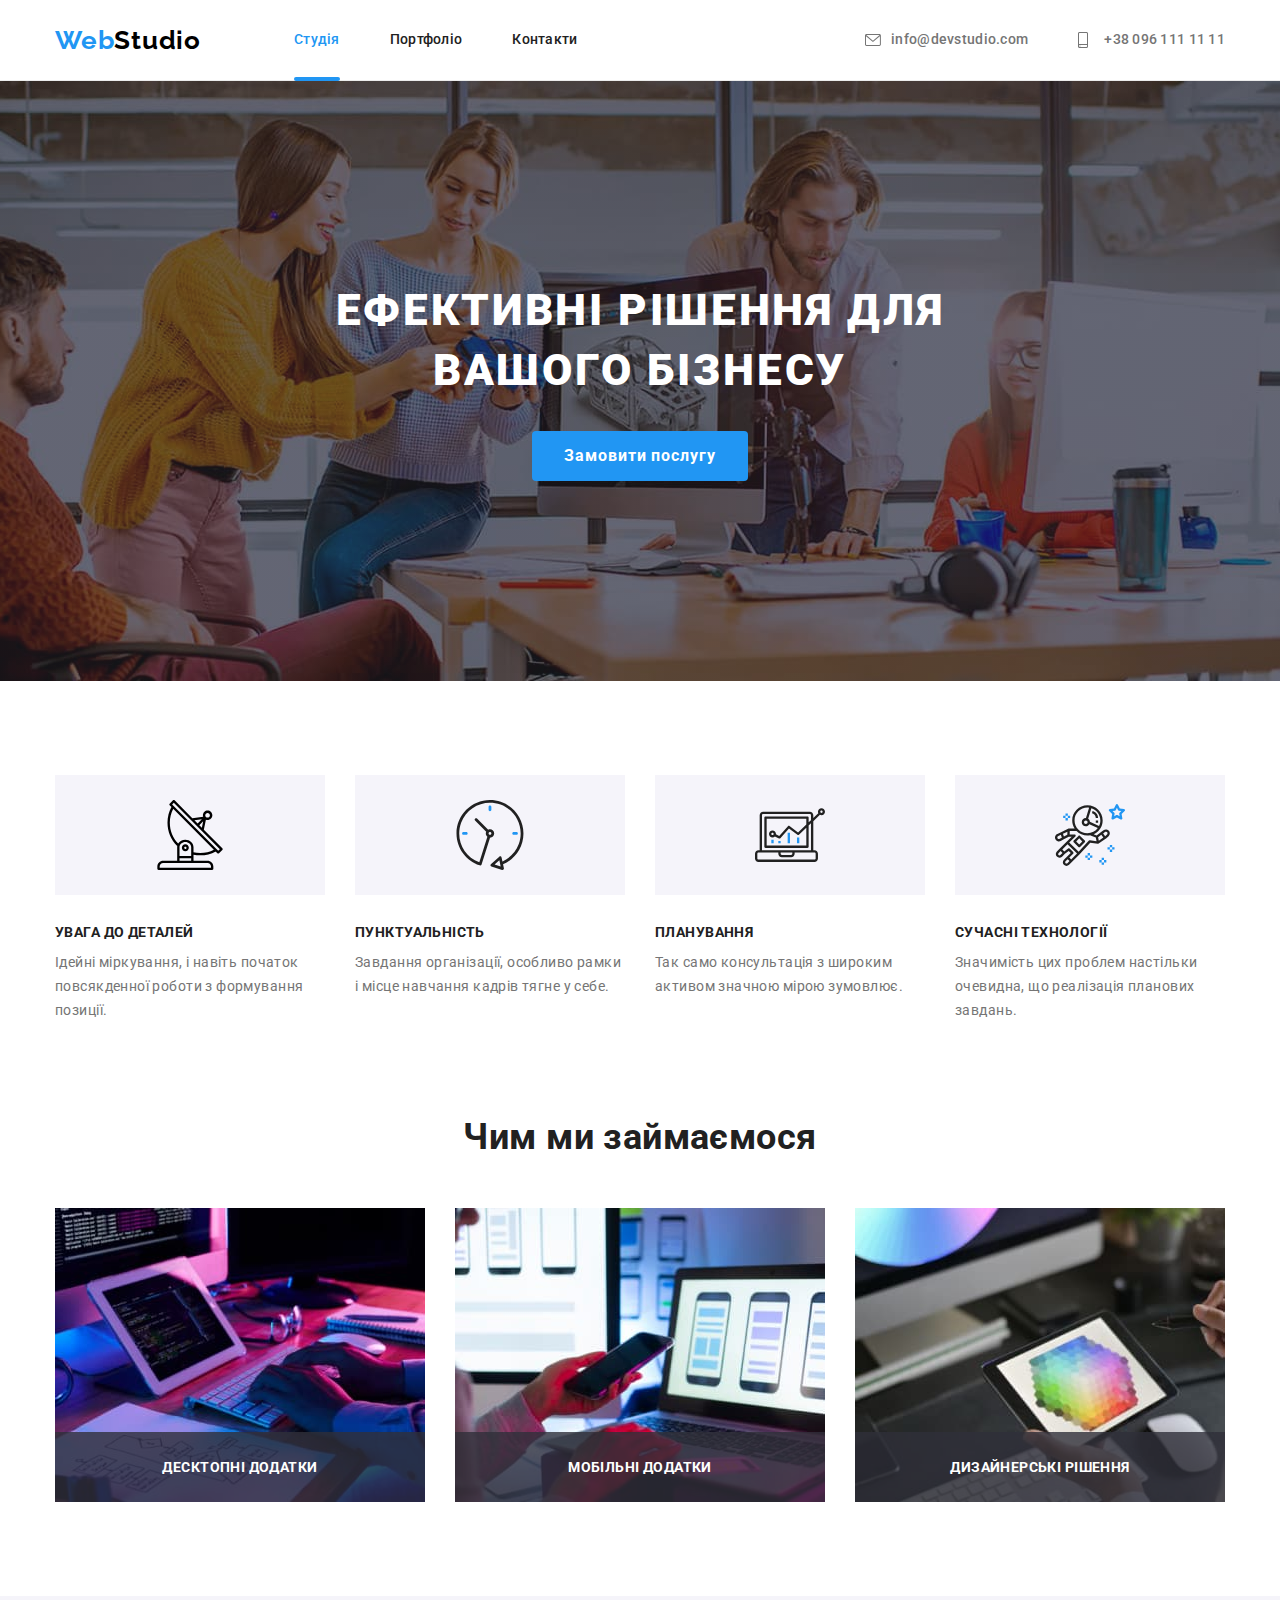
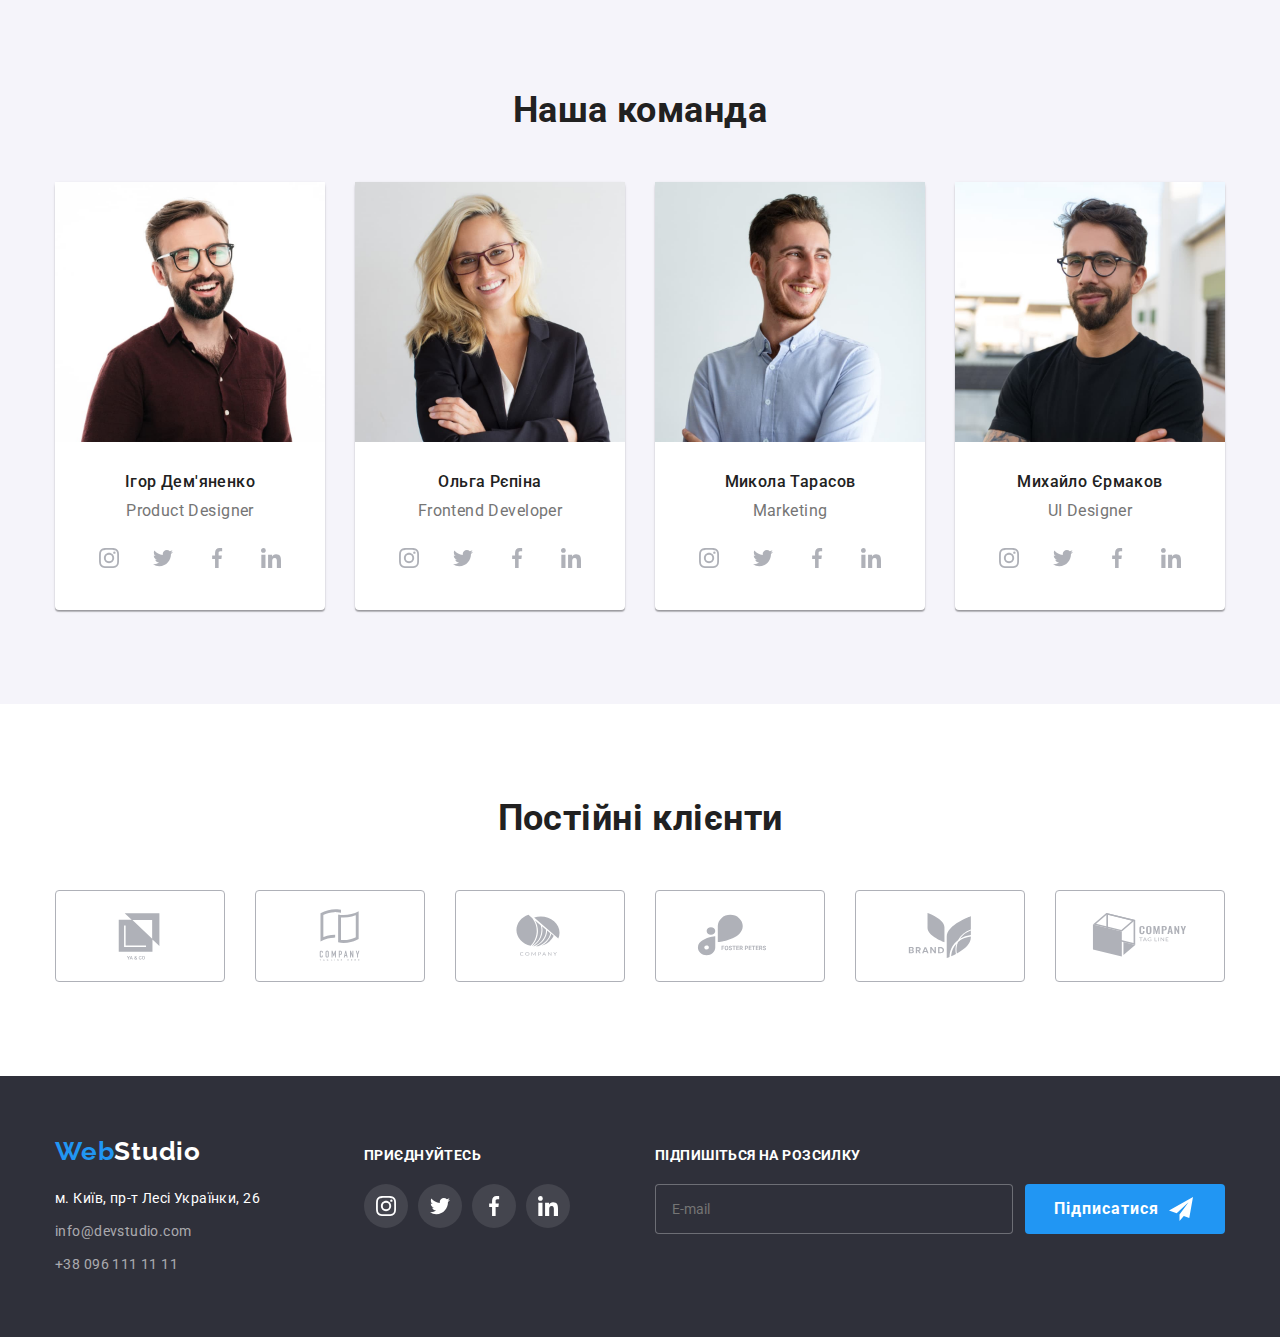
<file: index.html>
<!DOCTYPE html>
<html lang="uk">
  <head>
    <meta charset="UTF-8" />
    <meta http-equiv="X-UA-Compatible" content="IE=edge" />
    <meta name="viewport" content="width=device-width, initial-scale=1.0" />
    <title>Студія</title>
    <!-- Link on Google Fonts -->
    <link rel="preconnect" href="https://fonts.googleapis.com" />
    <link rel="preconnect" href="https://fonts.gstatic.com" crossorigin />
    <link
      href="https://fonts.googleapis.com/css2?family=Raleway:wght@700&family=Roboto:wght@400;500;700;900&display=swap"
      rel="stylesheet"
    />
    <link
      rel="stylesheet"
      href="https://cdnjs.cloudflare.com/ajax/libs/modern-normalize/1.1.0/modern-normalize.min.css"
    />
    <link rel="stylesheet" href="./css/styles.css" />
  </head>
  <body>
    <!-- Шапка -->

    <header>
      <div class="container header-container">
        <nav class="header-nav">
          <a href="./index.html" class="logo"> <span>Web</span>Studio </a>
          <ul class="list site-nav">
            <li class="item">
              <a href="./index.html" class="link current">Студія</a>
            </li>
            <li class="item">
              <a href="./portfolio.html" class="link">Портфоліо</a>
            </li>
            <li class="item"><a href="" class="link">Контакти</a></li>
          </ul>
        </nav>

        <ul class="list site-contacts">
          <li class="item">
            <a href="mailto:info@devstudio.com" class="link">
              <svg class="icon">
                <use href="./images/icons.svg#ci-envelope"></use>
              </svg>
              info@devstudio.com
            </a>
          </li>
          <li class="item">
            <a href="tel:+380961111111" class="link">
              <svg class="icon">
                <use href="./images/icons.svg#ci-smartphone"></use>
              </svg>
              +38 096 111 11 11
            </a>
          </li>
        </ul>
      </div>
    </header>

    <main>
      <!-- Секція ГЕРОЙ -->
      <section class="hero hero-overlay">
        <h1 class="hero-title">Ефективні рішення для вашого бізнесу</h1>
        <button type="button" class="button primary" data-modal-open>
          Замовити послугу
        </button>
      </section>

      <!-- МОДАЛЬНЕ вікно -->
      <div class="backdrop is-hidden" data-modal>
        <div class="modal">
          <button class="modal-btn" type="button" data-modal-close>
            <svg class="modal-btn-close" width="18" height="18">
              <use href="./images/icons.svg#close"></use>
            </svg>
          </button>

          <form name="register" autocomplete="on" novalidate>
            <h2 class="register-title">
              Залиште свої дані, ми вам передзвонимо
            </h2>

            <div class="label-wrap">
              <label class="form-label">
                <span class="label-name">Ім'я</span>
                <span class="input-wrap">
                  <input class="label-input" type="text" name="name" />
                  <svg class="label-icon" width="18" height="18">
                    <use href="./images/icons.svg#person"></use>
                  </svg>
                </span>
              </label>

              <label class="form-label">
                <span class="label-name">Телефон</span>
                <span class="input-wrap">
                  <input class="label-input" type="text" name="phone" />
                  <svg class="label-icon" width="18" height="18">
                    <use href="./images/icons.svg#phone"></use>
                  </svg>
                </span>
              </label>

              <label class="form-label">
                <span class="label-name">Пошта</span>
                <span class="input-wrap">
                  <input class="label-input" type="text" name="email" />
                  <svg class="label-icon" width="18" height="18">
                    <use href="./images/icons.svg#email"></use>
                  </svg>
                </span>
              </label>

              <label class="form-label">
                <span class="label-name">Коментар</span>
                <textarea
                  class="label-textarea"
                  name="user-descr"
                  rows="5"
                  placeholder="Введіть текст"
                ></textarea>
              </label>
            </div>

            <div class="form-footer">
              <label class="form-agreement">
                <input
                  class="agreement-checkbox visually-hidden"
                  type="checkbox"
                  name="checkbox"
                />
                <svg class="agreement-icon" width="16" height="15">
                  <use
                    class="agreement-icon-unchecked"
                    href="./images/icons.svg#unchecked"
                  ></use>
                  <use
                    class="agreement-icon-checked"
                    href="./images/icons.svg#checked"
                  ></use>
                </svg>
                <span class="agreement-text"
                  >Погоджуюся з розсилкою та приймаю
                  <a class="agreement-link" href="">Умови договору</a>
                </span>
              </label>

              <button type="submit" class="btn-submit">Відправити</button>
            </div>
          </form>
        </div>
      </div>

      <!-- Секція ОСОБЛИВОСТІ -->
      <section class="section">
        <div class="container">
          <h2 class="section-title visually-hidden">Особливості</h2>

          <ul class="list feature-list">
            <li class="list-item">
              <div class="feature-icon">
                <svg width="70px">
                  <use href="./images/icons.svg#f-sat"></use>
                </svg>
              </div>
              <h3 class="title">УВАГА ДО ДЕТАЛЕЙ</h3>
              <p class="text">
                Ідейні міркування, і навіть початок повсякденної роботи з
                формування позиції.
              </p>
            </li>
            <li class="list-item">
              <div class="feature-icon">
                <svg width="70px">
                  <use href="./images/icons.svg#f-clock"></use>
                </svg>
              </div>
              <h3 class="title">ПУНКТУАЛЬНІСТЬ</h3>
              <p class="text">
                Завдання організації, особливо рамки і місце навчання кадрів
                тягне у себе.
              </p>
            </li>
            <li class="list-item">
              <div class="feature-icon">
                <svg width="70px">
                  <use href="./images/icons.svg#f-graph"></use>
                </svg>
              </div>
              <h3 class="title">ПЛАНУВАННЯ</h3>
              <p class="text">
                Так само консультація з широким активом значною мірою зумовлює.
              </p>
            </li>
            <li class="list-item icon-astronaut">
              <div class="feature-icon">
                <svg width="70px">
                  <use href="./images/icons.svg#f-astronaut"></use>
                </svg>
              </div>
              <h3 class="title">СУЧАСНІ ТЕХНОЛОГІЇ</h3>
              <p class="text">
                Значимість цих проблем настільки очевидна, що реалізація
                планових завдань.
              </p>
            </li>
          </ul>
        </div>
      </section>

      <!-- Секція ЧИМ МИ ЗАЙМАЄМОСЯ -->
      <section class="section works">
        <div class="container">
          <h2 class="section-title">Чим ми займаємося</h2>
          <ul class="list work-list">
            <li class="item">
              <div class="works-thumbs">
                <img
                  src="./images/box1.jpg"
                  alt="Програміст, що працює за робочим столом"
                  width="370"
                />
                <p class="label text">Десктопні додатки</p>
              </div>
            </li>
            <li class="item">
              <div class="works-thumbs">
                <img
                  src="./images/box2.jpg"
                  alt="Web UI-дизайнер за кмоандною роботою"
                  width="370"
                />
                <p class="label text">Мобільні додатки</p>
              </div>
            </li>
            <li class="item">
              <div class="works-thumbs">
                <img
                  src="./images/box3.jpg"
                  alt="Веб дизайнер, що працює з кольоровою гамою на графічному планшеті"
                  width="370"
                />
                <p class="label text">Дизайнерські рішення</p>
              </div>
            </li>
          </ul>
        </div>
      </section>

      <!-- Секція НАША КОМАНДА -->
      <section class="section team">
        <div class="container">
          <h2 class="section-title">Наша команда</h2>
          <ul class="list team-list">
            <li class="item">
              <img
                src="./images/demianenko.jpg"
                alt="Ігор Дем'яненко"
                width="270"
              />
              <div class="team-description">
                <h3 class="title">Ігор Дем'яненко</h3>
                <p class="text">Product Designer</p>
                <ul class="list social-icon-team">
                  <li>
                    <a href="" class="social-icon">
                      <svg class="icon-img">
                        <use href="./images/icons.svg#si-instagram"></use>
                      </svg>
                    </a>
                  </li>
                  <li>
                    <a href="" class="social-icon">
                      <svg class="icon-img">
                        <use href="./images/icons.svg#si-twitter"></use>
                      </svg>
                    </a>
                  </li>
                  <li>
                    <a href="" class="social-icon">
                      <svg class="icon-img">
                        <use href="./images/icons.svg#si-facebook"></use>
                      </svg>
                    </a>
                  </li>
                  <li>
                    <a href="" class="social-icon">
                      <svg class="icon-img">
                        <use href="./images/icons.svg#si-linkedin"></use>
                      </svg>
                    </a>
                  </li>
                </ul>
              </div>
            </li>
            <li class="item">
              <img src="./images/riepina.jpg" alt="Ольга Рєпіна" width="270" />
              <div class="team-description">
                <h3 class="title">Ольга Рєпіна</h3>
                <p class="text">Frontend Developer</p>
                <ul class="list social-icon-team">
                  <li>
                    <a href="" class="social-icon">
                      <svg class="icon-img">
                        <use href="./images/icons.svg#si-instagram"></use>
                      </svg>
                    </a>
                  </li>
                  <li>
                    <a href="" class="social-icon">
                      <svg class="icon-img">
                        <use href="./images/icons.svg#si-twitter"></use>
                      </svg>
                    </a>
                  </li>
                  <li>
                    <a href="" class="social-icon">
                      <svg class="icon-img">
                        <use href="./images/icons.svg#si-facebook"></use>
                      </svg>
                    </a>
                  </li>
                  <li>
                    <a href="" class="social-icon">
                      <svg class="icon-img">
                        <use href="./images/icons.svg#si-linkedin"></use>
                      </svg>
                    </a>
                  </li>
                </ul>
              </div>
            </li>
            <li class="item">
              <img
                src="./images/tarasov.jpg"
                alt="Микола Тарасов"
                width="270"
              />
              <div class="team-description">
                <h3 class="title">Микола Тарасов</h3>
                <p class="text">Marketing</p>
                <ul class="list social-icon-team">
                  <li>
                    <a href="" class="social-icon">
                      <svg class="icon-img">
                        <use href="./images/icons.svg#si-instagram"></use>
                      </svg>
                    </a>
                  </li>
                  <li>
                    <a href="" class="social-icon">
                      <svg class="icon-img">
                        <use href="./images/icons.svg#si-twitter"></use>
                      </svg>
                    </a>
                  </li>
                  <li>
                    <a href="" class="social-icon">
                      <svg class="icon-img">
                        <use href="./images/icons.svg#si-facebook"></use>
                      </svg>
                    </a>
                  </li>
                  <li>
                    <a href="" class="social-icon">
                      <svg class="icon-img">
                        <use href="./images/icons.svg#si-linkedin"></use>
                      </svg>
                    </a>
                  </li>
                </ul>
              </div>
            </li>
            <li class="item">
              <img
                src="./images/iermakov.jpg"
                alt="Михайло Єрмаков"
                width="270"
              />
              <div class="team-description">
                <h3 class="title">Михайло Єрмаков</h3>
                <p class="text">UI Designer</p>
                <ul class="list social-icon-team">
                  <li>
                    <a href="" class="social-icon">
                      <svg class="icon-img">
                        <use href="./images/icons.svg#si-instagram"></use>
                      </svg>
                    </a>
                  </li>
                  <li>
                    <a href="" class="social-icon">
                      <svg class="icon-img">
                        <use href="./images/icons.svg#si-twitter"></use>
                      </svg>
                    </a>
                  </li>
                  <li>
                    <a href="" class="social-icon">
                      <svg class="icon-img">
                        <use href="./images/icons.svg#si-facebook"></use>
                      </svg>
                    </a>
                  </li>
                  <li>
                    <a href="" class="social-icon">
                      <svg class="icon-img">
                        <use href="./images/icons.svg#si-linkedin"></use>
                      </svg>
                    </a>
                  </li>
                </ul>
              </div>
            </li>
          </ul>
        </div>
      </section>

      <!-- Секція КЛІЄНТИ -->
      <section class="section clients">
        <div class="container">
          <h2 class="section-title">Постійні клієнти</h2>
          <ul class="list client-list">
            <li class="client-item">
              <a href="" class="client-link">
                <svg class="client-icon" width="106px" height="60px">
                  <use href="./images/icons.svg#client-1"></use>
                </svg>
              </a>
            </li>
            <li>
              <a href="" class="client-link">
                <svg class="client-icon" width="106px" height="60px">
                  <use href="./images/icons.svg#client-2"></use>
                </svg>
              </a>
            </li>
            <li>
              <a href="" class="client-link">
                <svg class="client-icon" width="106px" height="60px">
                  <use href="./images/icons.svg#client-3"></use>
                </svg>
              </a>
            </li>
            <li>
              <a href="" class="client-link">
                <svg class="client-icon" width="106px" height="60px">
                  <use href="./images/icons.svg#client-4"></use>
                </svg>
              </a>
            </li>
            <li>
              <a href="" class="client-link">
                <svg class="client-icon" width="106px" height="60px">
                  <use href="./images/icons.svg#client-5"></use>
                </svg>
              </a>
            </li>
            <li>
              <a href="" class="client-link">
                <svg class="client-icon" width="106px" height="60px">
                  <use href="./images/icons.svg#client-6"></use>
                </svg>
              </a>
            </li>
          </ul>
        </div>
      </section>
    </main>

    <!-- Підвал -->
    <footer>
      <div class="container footer">
        <div class="contacts">
          <a href="./index.html" class="logo"> <span>Web</span>Studio </a>

          <address>
            <ul class="list footer-contacts">
              <li>
                <a href="" class="location link"
                  >м. Київ, пр-т Лесі Українки, 26</a
                >
              </li>
              <li>
                <a href="mailto:info@devstudio.com" class="link"
                  >info@devstudio.com</a
                >
              </li>
              <li>
                <a href="tel:+380961111111" class="link">+38 096 111 11 11</a>
              </li>
            </ul>
          </address>
        </div>

        <div class="social">
          <strong class="social-title">Приєднуйтесь</strong>

          <ul class="list social-icon-list">
            <li>
              <a href="" class="social-icon social-icon-link">
                <svg class="icon-img">
                  <use href="./images/icons.svg#si-instagram"></use>
                </svg>
              </a>
            </li>
            <li>
              <a href="" class="social-icon social-icon-link">
                <svg class="icon-img">
                  <use href="./images/icons.svg#si-twitter"></use>
                </svg>
              </a>
            </li>
            <li>
              <a href="" class="social-icon social-icon-link">
                <svg class="icon-img">
                  <use href="./images/icons.svg#si-facebook"></use>
                </svg>
              </a>
            </li>
            <li>
              <a href="" class="social-icon social-icon-link">
                <svg class="icon-img">
                  <use href="./images/icons.svg#si-linkedin"></use>
                </svg>
              </a>
            </li>
          </ul>
        </div>

        <div class="footer-form">
          <strong class="social-title">Підпишіться на розсилку</strong>
          <form
            class="form-subscription"
            name="register"
            autocomplete="on"
            novalidate
          >
            <input
              class="input-subscription"
              type="text"
              name="email"
              placeholder="E-mail"
            />
            <button type="submit" class="button-subscription">
              Підписатися
              <svg class="icon-send" width="24" height="24">
                <use href="./images/icons.svg#send"></use>
              </svg>
            </button>
          </form>
        </div>
      </div>
    </footer>

    <script src="./js/modal.js"></script>
  </body>
</html>
</file>
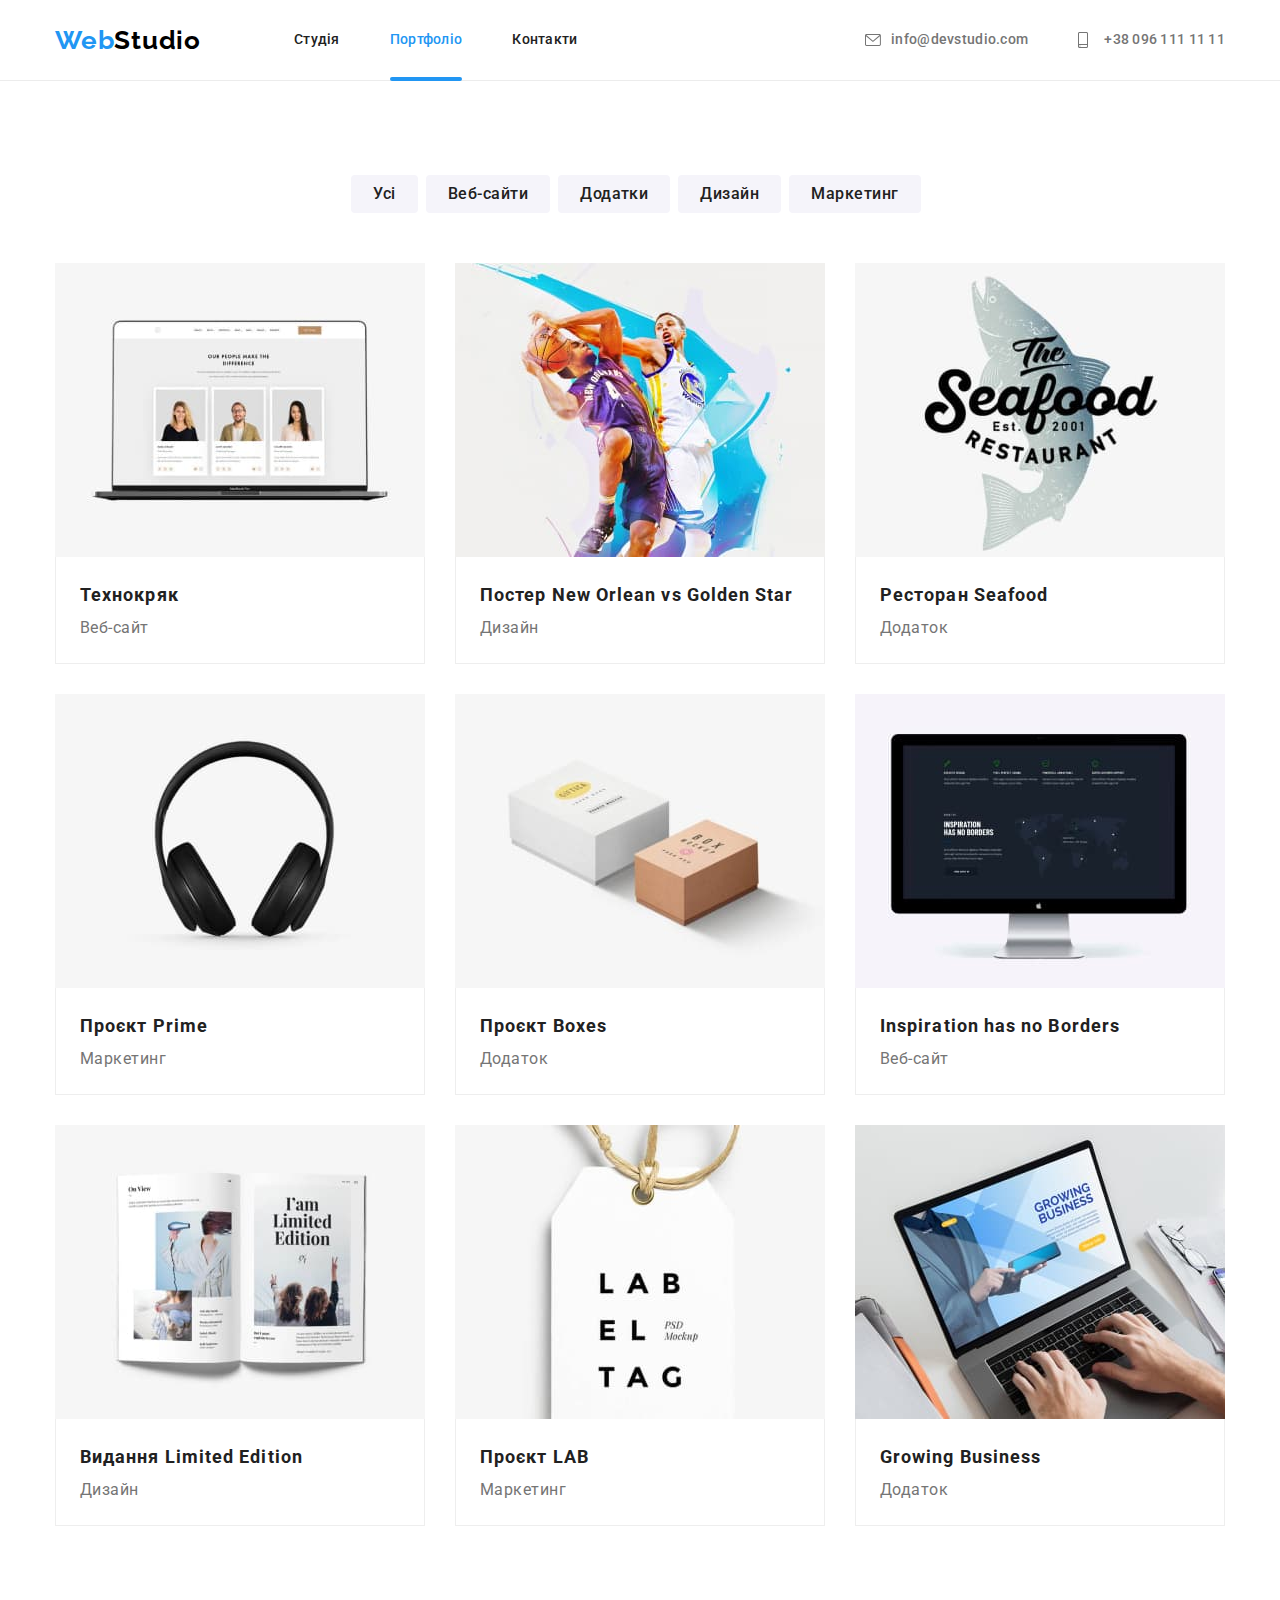
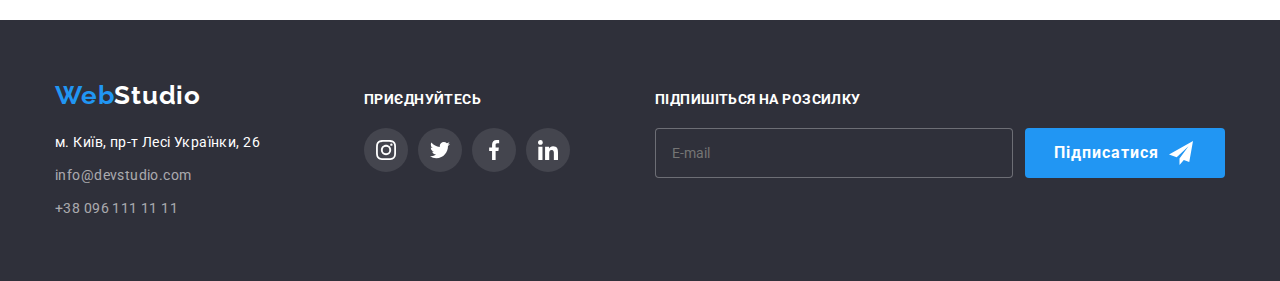
<file: portfolio.html>
<!DOCTYPE html>
<html lang="uk">
  <head>
    <meta charset="UTF-8" />
    <meta http-equiv="X-UA-Compatible" content="IE=edge" />
    <meta name="viewport" content="width=device-width, initial-scale=1.0" />
    <title>Портфоліо</title>
    <!-- Link on Google Fonts -->
    <link rel="preconnect" href="https://fonts.googleapis.com" />
    <link rel="preconnect" href="https://fonts.gstatic.com" crossorigin />
    <link
      href="https://fonts.googleapis.com/css2?family=Raleway:wght@700&family=Roboto:wght@400;500;700;900&display=swap"
      rel="stylesheet"
    />
    <link
      rel="stylesheet"
      href="https://cdnjs.cloudflare.com/ajax/libs/modern-normalize/1.1.0/modern-normalize.min.css"
    />
    <link rel="stylesheet" href="./css/styles.css" />
  </head>
  <body>
    <!-- Шапка -->
    <header>
      <div class="container header-nav">
        <nav class="header-nav">
          <a href="./index.html" class="logo"> <span>Web</span>Studio </a>
          <ul class="list site-nav">
            <li class="item">
              <a href="./index.html" class="link">Студія</a>
            </li>
            <li class="item">
              <a href="./portfolio.html" class="link current">Портфоліо</a>
            </li>
            <li class="item"><a href="" class="link">Контакти</a></li>
          </ul>
        </nav>

        <ul class="list site-contacts">
          <li class="item">
            <a href="mailto:info@devstudio.com" class="link">
              <svg class="icon">
                <use href="./images/icons.svg#ci-envelope"></use>
              </svg>
              info@devstudio.com
            </a>
          </li>
          <li class="item">
            <a href="tel:+380961111111" class="link">
              <svg class="icon">
                <use href="./images/icons.svg#ci-smartphone"></use>
              </svg>
              +38 096 111 11 11
            </a>
          </li>
        </ul>
      </div>
    </header>

    <main>
      <!-- Секція ПОРТФОЛІО -->
      <section class="section portfolio">
        <div class="container">
          <!-- В оформленні заголовок потрібно буде приховати -->
          <h1 class="section-title visually-hidden">Портфоліо</h1>

          <ul class="list button-list">
            <li>
              <button type="button" class="button filter">Усі</button>
            </li>
            <li>
              <button type="button" class="button filter">Веб-сайти</button>
            </li>
            <li>
              <button type="button" class="button filter">Додатки</button>
            </li>
            <li>
              <button type="button" class="button filter">Дизайн</button>
            </li>
            <li>
              <button type="button" class="button filter">Маркетинг</button>
            </li>
          </ul>

          <ul class="list portfolio-list">
            <li class="flex-element">
              <a href="" class="portfolio-link">
                <div class="portfolio-thumb-image">
                  <img
                    src="./images/portfolio1.jpg"
                    alt="Веб-сайт на дисплеї ноутбука"
                    width="370"
                  />
                  <div class="overlay">
                    <p>
                      Ресурс пропонує комплексні пропозиції з різним рівнем
                      функціоналу та сервісів. Все це дозволить відвідувачу
                      отримати вичерпні відомості про компанію чи приватну
                      особу.
                    </p>
                  </div>
                </div>
                <div class="portfolio-description">
                  <h2 class="title">Технокряк</h2>
                  <p class="text">Веб-сайт</p>
                </div>
              </a>
            </li>

            <li class="flex-element">
              <a href="" class="portfolio-link">
                <div class="portfolio-thumb-image">
                  <img
                    src="./images/portfolio2.jpg"
                    alt="Баскетболіст команди Ґолден Стар блокує кидок баскетболіста команди Нью Орлеан"
                    width="370"
                  />
                  <div class="overlay">
                    <p>
                      Ресурс пропонує комплексні пропозиції з різним рівнем
                      функціоналу та сервісів. Все це дозволить відвідувачу
                      отримати вичерпні відомості про компанію чи приватну
                      особу.
                    </p>
                  </div>
                </div>
                <div class="portfolio-description">
                  <h2 class="title">Постер New Orlean vs Golden Star</h2>
                  <p class="text">Дизайн</p>
                </div>
              </a>
            </li>

            <li class="flex-element">
              <a href="" class="portfolio-link">
                <div class="portfolio-thumb-image">
                  <img
                    src="./images/portfolio3.jpg"
                    alt="Логотип ресторану Сіфуд"
                    width="370"
                  />
                  <div class="overlay">
                    <p>
                      Ресурс пропонує комплексні пропозиції з різним рівнем
                      функціоналу та сервісів. Все це дозволить відвідувачу
                      отримати вичерпні відомості про компанію чи приватну
                      особу.
                    </p>
                  </div>
                </div>
                <div class="portfolio-description">
                  <h2 class="title">Ресторан Seafood</h2>
                  <p class="text">Додаток</p>
                </div>
              </a>
            </li>

            <li class="flex-element">
              <a href="" class="portfolio-link">
                <div class="portfolio-thumb-image">
                  <img
                    src="./images/portfolio4.jpg"
                    alt="Накладні навушники"
                    width="370"
                  />
                  <div class="overlay">
                    <p>
                      Ресурс пропонує комплексні пропозиції з різним рівнем
                      функціоналу та сервісів. Все це дозволить відвідувачу
                      отримати вичерпні відомості про компанію чи приватну
                      особу.
                    </p>
                  </div>
                </div>
                <div class="portfolio-description">
                  <h2 class="title">Проєкт Prime</h2>
                  <p class="text">Маркетинг</p>
                </div>
              </a>
            </li>

            <li class="flex-element">
              <a href="" class="portfolio-link">
                <div class="portfolio-thumb-image">
                  <img
                    src="./images/portfolio5.jpg"
                    alt="Макет двох коробок"
                    width="370"
                  />
                  <div class="overlay">
                    <p>
                      Ресурс пропонує комплексні пропозиції з різним рівнем
                      функціоналу та сервісів. Все це дозволить відвідувачу
                      отримати вичерпні відомості про компанію чи приватну
                      особу.
                    </p>
                  </div>
                </div>
                <div class="portfolio-description">
                  <h2 class="title">Проєкт Boxes</h2>
                  <p class="text">Додаток</p>
                </div>
              </a>
            </li>

            <li class="flex-element">
              <a href="" class="portfolio-link">
                <div class="portfolio-thumb-image">
                  <img
                    src="./images/portfolio6.jpg"
                    alt="Веб-сайт на екрані комп'ютера"
                    width="370"
                  />
                  <div class="overlay">
                    <p>
                      Ресурс пропонує комплексні пропозиції з різним рівнем
                      функціоналу та сервісів. Все це дозволить відвідувачу
                      отримати вичерпні відомості про компанію чи приватну
                      особу.
                    </p>
                  </div>
                </div>
                <div class="portfolio-description">
                  <h2 class="title">Inspiration has no Borders</h2>
                  <p class="text">Веб-сайт</p>
                </div>
              </a>
            </li>

            <li class="flex-element">
              <a href="" class="portfolio-link">
                <div class="portfolio-thumb-image">
                  <img
                    src="./images/portfolio7.jpg"
                    alt="Сторінки розгорнутого журналу"
                    width="370"
                  />
                  <div class="overlay">
                    <p>
                      Ресурс пропонує комплексні пропозиції з різним рівнем
                      функціоналу та сервісів. Все це дозволить відвідувачу
                      отримати вичерпні відомості про компанію чи приватну
                      особу.
                    </p>
                  </div>
                </div>
                <div class="portfolio-description">
                  <h2 class="title">Видання Limited Edition</h2>
                  <p class="text">Дизайн</p>
                </div>
              </a>
            </li>

            <li class="flex-element">
              <a href="" class="portfolio-link">
                <div class="portfolio-thumb-image">
                  <img
                    src="./images/portfolio8.jpg"
                    alt="Макет бірки із логотипом"
                    width="370"
                  />
                  <div class="overlay">
                    <p>
                      Ресурс пропонує комплексні пропозиції з різним рівнем
                      функціоналу та сервісів. Все це дозволить відвідувачу
                      отримати вичерпні відомості про компанію чи приватну
                      особу.
                    </p>
                  </div>
                </div>
                <div class="portfolio-description">
                  <h2 class="title">Проєкт LAB</h2>
                  <p class="text">Маркетинг</p>
                </div>
              </a>
            </li>

            <li class="flex-element">
              <a href="" class="portfolio-link">
                <div class="portfolio-thumb-image">
                  <img
                    src="./images/portfolio9.jpg"
                    alt="Веб-сайт на екрані ноутбука, за яким хтось працює"
                    width="370"
                  />
                  <div class="overlay">
                    <p>
                      Ресурс пропонує комплексні пропозиції з різним рівнем
                      функціоналу та сервісів. Все це дозволить відвідувачу
                      отримати вичерпні відомості про компанію чи приватну
                      особу.
                    </p>
                  </div>
                </div>
                <div class="portfolio-description">
                  <h2 class="title">Growing Business</h2>
                  <p class="text">Додаток</p>
                </div>
              </a>
            </li>
          </ul>
        </div>
      </section>
    </main>

    <!-- Підвал -->
    <footer>
      <div class="container footer">
        <div class="contacts">
          <a href="./index.html" class="logo"> <span>Web</span>Studio </a>

          <address>
            <ul class="list footer-contacts">
              <li>
                <a href="" class="location link"
                  >м. Київ, пр-т Лесі Українки, 26</a
                >
              </li>
              <li>
                <a href="mailto:info@devstudio.com" class="link"
                  >info@devstudio.com</a
                >
              </li>
              <li>
                <a href="tel:+380961111111" class="link">+38 096 111 11 11</a>
              </li>
            </ul>
          </address>
        </div>

        <div class="social">
          <strong class="social-title">Приєднуйтесь</strong>

          <ul class="list social-icon-list">
            <li>
              <a href="" class="social-icon social-icon-link">
                <svg class="icon-img">
                  <use href="./images/icons.svg#si-instagram"></use>
                </svg>
              </a>
            </li>
            <li>
              <a href="" class="social-icon social-icon-link">
                <svg class="icon-img">
                  <use href="./images/icons.svg#si-twitter"></use>
                </svg>
              </a>
            </li>
            <li>
              <a href="" class="social-icon social-icon-link">
                <svg class="icon-img">
                  <use href="./images/icons.svg#si-facebook"></use>
                </svg>
              </a>
            </li>
            <li>
              <a href="" class="social-icon social-icon-link">
                <svg class="icon-img">
                  <use href="./images/icons.svg#si-linkedin"></use>
                </svg>
              </a>
            </li>
          </ul>
        </div>

        <div class="footer-form">
          <strong class="social-title">Підпишіться на розсилку</strong>
          <form
            class="form-subscription"
            name="register"
            autocomplete="on"
            novalidate
          >
            <input
              class="input-subscription"
              type="text"
              name="email"
              placeholder="E-mail"
            />
            <button type="submit" class="button-subscription">
              Підписатися
              <svg class="icon-send" width="24" height="24">
                <use href="./images/icons.svg#send"></use>
              </svg>
            </button>
          </form>
        </div>
      </div>
    </footer>
  </body>
</html>
</file>
<file: css/styles.css>
:root {
  /* COLORS */
  --white-color: #ffffff;
  --bg-color-primary: #f5f4fa;
  --bg-color-secondary: #2f303a;
  --text-color-primary: #757575;
  --text-color-secondary: #212121;
  --accent-color: #2196f3;
  --logo-second-color: #000000;
  /* ANIMATION PRESET */
  --animation: 250ms cubic-bezier(0.4, 0, 0.2, 1);
}

body {
  color: var(--text-color-primary);
  background-color: var(--white-color);
  font-family: Roboto, sans-serif;
  letter-spacing: 0.03em;
  font-size: 14px;
}

img {
  display: block;
  max-width: 100%;
  height: auto;
}

.list {
  list-style: none;
  padding: 0;
  margin: 0;
}

.title,
.text {
  margin-top: 0;
  margin-bottom: 0;
}

.container {
  margin-left: auto;
  margin-right: auto;
  width: 1200px;
  padding: 0 15px;
}

/* ----------------- LOGO ------------------- */
.logo {
  color: var(--logo-second-color);
  font-family: Raleway;
  font-weight: 700;
  font-size: 26px;
  line-height: 1.19;
  letter-spacing: 0.03em;
  text-decoration: none;
  margin-right: 93px;
  transition: color var(--animation);
}

.logo:hover,
.logo:focus {
  color: var(--accent-color);
}

span {
  color: var(--accent-color);
}

/* ----------------- SITE NAVIGATION ------------------- */
header {
  border-bottom: 1px solid #ececec;
}

.header-nav,
.header-container {
  display: flex;
  align-items: center;
}

.site-nav {
  display: flex;
}

.site-nav .item:not(:last-child) {
  margin-right: 50px;
}

.site-nav .link {
  display: block;
  padding-top: 32px;
  padding-bottom: 32px;

  color: var(--text-color-secondary);
  font-weight: 500;
  line-height: 1.14;
  letter-spacing: 0.02em;
  text-decoration: none;
  transition: color var(--animation);
}

.site-nav .link.current {
  color: var(--accent-color);
}

.site-nav .link:hover,
.site-nav .link:focus {
  color: var(--accent-color);
}

.header-nav .link {
  position: relative;
}

.current::after {
  position: absolute;
  bottom: -1px;
  content: "";
  display: block;
  height: 4px;
  width: 100%;
  border-radius: 2px;
  background-color: var(--accent-color);
}

/* ----------------- SITE CONTACTS ------------------- */
.site-contacts {
  display: flex;
  margin-left: auto;
  gap: 50px;
}

.site-contacts a {
  display: flex;
  color: var(--text-color-primary);
  font-weight: 500;
  line-height: 1.14;
  letter-spacing: 0.02em;
  text-decoration: none;
  transition: color var(--animation);
}

.site-contacts a:hover {
  color: var(--accent-color);
}

.site-contacts .icon {
  height: 16px;
  width: 16px;
  margin-right: 10px;
  fill: currentColor;
}

/* ----------------- SECTIONS ------------------- */
.section {
  padding-top: 94px;
  padding-bottom: 94px;
}

.section.works {
  padding-top: 0;
}

.section-title {
  margin-top: 0;
  margin-bottom: 50px;
  color: var(--text-color-secondary);
  font-weight: 700;
  font-size: 36px;
  line-height: 1.16;
  text-align: center;
}

/* ----------------- Section HERO ------------------- */
.hero {
  background-color: var(--bg-color-secondary);
  text-align: center;
  padding: 200px 0;
}

.hero-title {
  width: 696px;
  margin: 0 auto 30px;
  color: var(--white-color);
  font-weight: 900;
  font-size: 44px;
  line-height: 1.36;
  letter-spacing: 0.06em;
  text-transform: uppercase;
}

.hero-overlay {
  height: 600px;
  max-width: 1600px;
  margin-left: auto;
  margin-right: auto;
  background-image: linear-gradient(
      to bottom,
      rgba(47, 48, 58, 0.4),
      rgba(47, 48, 58, 0.4)
    ),
    url(../images/hero.jpg);
  background-repeat: no-repeat;
  background-position: center;
  background-size: cover;
}

/* ----------------- Section FEATURES ------------------- */
.visually-hidden {
  position: absolute;
  width: 1px;
  height: 1px;
  margin: -1px;
  border: 0;
  padding: 0;

  white-space: nowrap;
  clip-path: inset(100%);
  clip: rect(0 0 0 0);
  overflow: hidden;
}

.feature-list {
  display: flex;
  flex-wrap: wrap;
}

.feature-list li {
  width: 270px;
}

.feature-list li + li {
  margin-left: 30px;
}

.feature-list .title {
  color: var(--text-color-secondary);
  font-weight: 700;
  font-size: 14px;
  line-height: 1.14;
  text-transform: uppercase;
  margin-top: 0;
  margin-bottom: 10px;
}

.feature-list .text {
  line-height: 1.71;
  margin-top: 0;
  margin-bottom: 0;
}

.feature-icon {
  display: flex;
  justify-content: center;
  align-items: center;
  height: 120px;
  background-color: var(--bg-color-primary);
  margin-bottom: 30px;
}

/* -------------------------- WORKS --------------------------- */
.work-list {
  display: flex;
}

.work-list .item {
  margin: 0 30px 30px 0;
}
.work-list .item:nth-child(3n) {
  margin-right: 0;
}

.work-list .item:nth-last-child(-n + 3) {
  margin-bottom: 0;
}

.work-list .title {
  color: var(--text-color-secondary);
}

.works-thumbs {
  position: relative;
}

.works-thumbs > .label {
  position: absolute;
  bottom: 0;
  right: 0;
  display: flex;
  align-items: center;
  justify-content: center;
  width: 100%;
  min-height: 70px;

  background-color: rgba(47, 48, 58, 0.8);
  font-weight: 700;
  text-transform: uppercase;
  color: var(--white-color);
}

/* ----------------- Section TEAM ------------------- */
.team {
  background-color: var(--bg-color-primary);
}

.team li {
  background-color: var(--white-color);
}

.team-list {
  display: flex;
}

.team-list .item {
  margin: 0 30px 30px 0;
  border-radius: 4px;
  box-shadow: 0px 1px 3px rgba(0, 0, 0, 0.12), 0px 1px 1px rgba(0, 0, 0, 0.14),
    0px 2px 1px rgba(0, 0, 0, 0.2);
}

.team-list .item:nth-child(4n) {
  margin-right: 0;
}

.team-list .item:nth-last-child(-n + 4) {
  margin-bottom: 0;
}

.team-list .text {
  margin-top: 0;
  margin-bottom: 16px;
}

.team-list .title {
  margin-top: 0;
  margin-bottom: 10px;
}

.team-list .title {
  color: var(--text-color-secondary);
  font-weight: 500;
  font-size: 16px;
  line-height: 1.19;
  text-align: center;
}

.team-list p {
  font-size: 16px;
  line-height: 1.19;
  text-align: center;
}

.team-description {
  padding: 30px 24px;
}

.social-icon-team {
  display: flex;
  justify-content: center;
  gap: 10px;
}

/* ----------------- BUTTONS ------------------- */
.button {
  color: var(--text-color-secondary);
  background-color: var(--bg-color-primary);
  font-weight: 700;
  font-size: 16px;
  line-height: 1.88;
  letter-spacing: 0.06em;
  cursor: pointer;
  border: transparent;
  border-radius: 4px;
  transition: color var(--animation), background-color var(--animation),
    box-shadow var(--animation);
}

.button.filter {
  font-family: inherit;
  font-weight: 500;
  font-size: 16px;
  line-height: 1.62;
  text-align: center;
  letter-spacing: 0.03em;
  padding: 6px 22px;
}

.button.primary {
  color: var(--white-color);
  background-color: var(--accent-color);
  cursor: pointer;
  padding: 10px 32px;
}

.button:hover,
.button:focus {
  color: var(--white-color);
  background-color: var(--accent-color);
  box-shadow: 0px 3px 1px rgba(0, 0, 0, 0.1), 0px 1px 2px rgba(0, 0, 0, 0.08),
    0px 2px 2px rgba(0, 0, 0, 0.12);
}

/* ----------------- MODAL window -----------------------*/
.backdrop {
  position: fixed;
  top: 0;
  left: 0;
  width: 100%;
  height: 100%;
  z-index: 10;
  background-color: rgba(0, 0, 0, 0.5);
  opacity: 1;
  visibility: visible;
  transition: opacity var(--animation), visibility var(--animation);
}

.backdrop.is-hidden {
  opacity: 0;
  visibility: hidden;
  pointer-events: none;
}

.modal {
  position: absolute;
  top: 50%;
  left: 50%;
  width: 528px;
  height: 581px;
  transform: translate(-50%, -50%);
  background: var(--white-color);
  box-shadow: 0px 1px 3px rgba(0, 0, 0, 0.12), 0px 1px 1px rgba(0, 0, 0, 0.14),
    0px 2px 1px rgba(0, 0, 0, 0.2);
  border-radius: 4px;
  padding: 40px;
}

.modal-btn {
  display: flex;
  align-items: center;
  justify-content: center;
  position: absolute;
  top: 8px;
  right: 8px;
  padding: 0;
  width: 30px;
  height: 30px;
  cursor: pointer;
  border: rgba(0, 0, 0, 0.1) solid 1px;
  border-radius: 50%;
  background-color: var(--white-color);
}

.modal-btn:hover,
.modal-btn:focus {
  fill: var(--accent-color);
}

/* FORM */

.register-title {
  margin-top: 0;
  margin-bottom: 12px;
  font-weight: 700;
  font-size: 20px;
  line-height: calc(23 / 20);
  text-align: center;
  color: var(--text-color-secondary);
}

.form-label {
  font-weight: 400;
  font-size: 12px;
  line-height: calc(14 / 12);
  letter-spacing: 0.01em;

  display: flex;
  gap: 4px;
  flex-direction: column;
  position: relative;
}

.label-name {
  color: var(--text-color-primary);
}

.label-wrap {
  display: flex;
  gap: 10px;
  flex-direction: column;
  margin-bottom: 20px;
}

.input-wrap {
  position: relative;
}

.label-input {
  height: 40px;
  padding-left: 42px;
  padding-right: 42px;

  border: 1px solid rgba(33, 33, 33, 0.2);
  border-radius: 4px;
  outline: none;

  width: 100%;

  transition: border var(--animation), fill var(--animation);
  pointer-events: none;
}

.label-input:hover,
.label-input:focus {
  border: 1px solid var(--accent-color);
}

.label-icon {
  position: absolute;
  top: 50%;
  transform: translateY(-50%);
  left: 12px;
  fill: var(--text-color-secondary);
  transition: fill var(--animation);
}

.label-input:hover + .label-icon,
.label-input:focus + .label-icon {
  fill: var(--accent-color);
}

.label-textarea {
  height: 120px;
  resize: none;
  padding: 12px 16px;

  border: 1px solid rgba(33, 33, 33, 0.2);
  border-radius: 4px;
  width: 100%;
  outline: none;

  font-size: 12px;
  line-height: calc(14 / 12);
  letter-spacing: 0.01em;

  transition: border var(--animation);
}

.label-textarea:hover,
.label-textarea:focus {
  border: 1px solid var(--accent-color);
}

.footer-wrap {
  margin-top: 20px;
}

.form-checkbox {
  display: flex;

  flex-direction: column;
  align-items: center;
  justify-content: center;
}

/* Checkbox */
.form-agreement {
  display: inline-flex;
  align-items: center;
  gap: 7px;
  margin-bottom: 30px;
}

.agreement-text {
  line-height: calc(24 / 14);
  color: #757575;
  user-select: none;
}

.agreement-link {
  color: var(--accent-color);
}

.agreement-icon-unchecked {
  opacity: 1;
  transition: opacity var(--animation);
}

/* Коли додаю цю підстраховку, то при кліку відбувається дивний ефект із чекбоксом*/
.agreement-checkbox:checked + .agreement-icon .agreement-icon-unchecked {
  opacity: 0;
}

.agreement-icon-checked {
  opacity: 0;
  transition: opacity var(--animation);
}

.agreement-checkbox:checked + .agreement-icon .agreement-icon-checked {
  opacity: 1;
}

.btn-submit {
  font-family: inherit;
  width: 200px;
  height: 50px;
  padding: 10px 52px;

  background-color: var(--accent-color);
  box-shadow: 0px 4px 4px rgba(0, 0, 0, 0.15);
  border-radius: 4px;
  border: none;

  font-weight: 700;
  font-size: 16px;
  line-height: calc(30 / 16);
  letter-spacing: 0.06em;
  color: var(--white-color);
  cursor: pointer;

  outline: none;

  transition: background-color var(--animation);
}
.btn-submit:hover,
.btn-submit:focus {
  background-color: #188ce8;
}

.form-footer {
  text-align: center;
}

/* ----------------- CLIENTS ------------------- */
.client-list {
  display: flex;
  gap: 30px;
}

.client-icon {
  fill: currentColor;
}

.client-link {
  display: flex;
  justify-content: center;
  align-items: center;
  width: 170px;
  height: 92px;
  color: #afb1b8;
  border: 1px solid #afb1b8;
  border-radius: 4px;
  transition: border var(--animation);
}

.client-link:hover,
.client-link:focus {
  border: 1px solid var(--accent-color);
}

.client-link .client-icon {
  transition: fill var(--animation);
}

.client-link:hover .client-icon,
.client-link:focus .client-icon {
  fill: var(--accent-color);
}

/* ----------------- PORTFOLIO PAGE ------------------- */

.portfolio .list {
  display: flex;
  flex-wrap: wrap;
}

.portfolio .button-list {
  margin-bottom: 50px;
  justify-content: center;
}

.button-list li {
  padding-right: 8px;
}

.portfolio-description {
  padding: 20px 24px;
  border-left: 1px solid #eeeeee;
  border-right: 1px solid #eeeeee;
  border-bottom: 1px solid #eeeeee;
}

.flex-element {
  width: calc((100% - 60px) / 3);
  margin: 0 30px 30px 0;
}

.flex-element:nth-child(3n) {
  margin-right: 0;
}

.flex-element:nth-last-child(-n + 3) {
  margin-bottom: 0;
}

.portfolio-link {
  display: block;
  text-decoration: none;
  transition: box-shadow var(--animation);
}

.portfolio-link .title {
  color: var(--text-color-secondary);
  font-weight: 700;
  font-size: 18px;
  line-height: 2;
  letter-spacing: 0.06em;
}

.portfolio-link .text {
  font-size: 16px;
  line-height: 1.88;
  letter-spacing: 0.03em;
  color: var(--text-color-primary);
}

.portfolio-link:hover {
  box-shadow: 0px 1px 1px rgba(0, 0, 0, 0.12), 0px 4px 4px rgba(0, 0, 0, 0.06),
    1px 4px 6px rgba(0, 0, 0, 0.16);
}

.portfolio-thumb-image {
  position: relative;
  overflow: hidden;
}

.portfolio-link:hover .overlay,
.portfolio-link:focus .overlay {
  transform: translateY(0);
}

.overlay {
  display: flex;
  align-items: center;
  justify-content: center;
  position: absolute;
  top: 0;
  left: 0;
  width: 100%;
  height: 100%;
  background-color: rgba(33, 150, 243, 0.9);
  font-size: 18px;
  line-height: calc(28 / 18);
  color: var(--white);
  padding: 63px 24px;
  transform: translateY(100%);
  transition: transform var(--animation);
}

.overlay > p {
  color: #fff;
  padding: 10px;
  margin: 0;
  font-size: 18px;
}

/* ----------------- FOOTER ------------------- */
footer {
  background-color: var(--bg-color-secondary);
  padding: 60px 0;
}

footer .logo {
  color: var(--white-color);
}

footer a {
  color: rgba(255, 255, 255, 0.6);
}

footer .location {
  color: var(--white-color);
  font-style: normal;
  font-size: 14px;
  line-height: 1.71;
}
footer .link {
  font-style: normal;
  font-size: 14px;
  line-height: 1.71;
  text-decoration: none;
}

footer .container {
  display: flex;
  align-items: baseline;
}

.footer-contacts .link {
  transition: color var(--animation);
}

.footer-contacts .link:hover,
.footer-contacts .link:focus {
  color: var(--accent-color);
}

address {
  margin-top: 20px;
}

address li {
  margin-bottom: 9px;
}

address li:last-of-type {
  margin-bottom: 0;
}

.social {
  margin-left: 70px;
}

.social-title {
  text-transform: uppercase;
  font-weight: 700;
  line-height: 1.14;
  letter-spacing: 0.03em;

  color: var(--white-color);
}

.social-icon-list {
  display: flex;
  justify-content: center;
  margin: 20px auto 30px;
  gap: 10px;
}

.social-icon {
  display: flex;
  justify-content: center;
  align-items: center;
  border-radius: 50%;
  height: 44px;
  width: 44px;
  transition: background-color var(--animation), color var(--animation);
}

.social-icon:hover,
.social-icon:focus {
  background-color: var(--accent-color);
  color: var(--bg-color-primary);
}

.icon-img {
  width: 20px;
  height: 20px;
  fill: var(--white-color);
}

.team .icon-img {
  width: 20px;
  height: 20px;
  fill: #afb1b8;
}

.social-icon:hover .icon-img,
.social-icon:focus .icon-img {
  fill: var(--white-color);
}

.social-icon .icon-img {
  transition: fill var(--animation);
}

.social-icon-link {
  background-color: rgba(255, 255, 255, 0.1);
}

/* FOOTER FORM */
.footer-form {
  margin-left: auto;
}

.input-subscription {
  padding: 15px 16px;
  width: 358px;
  height: 50px;
  border: 1px solid rgba(255, 255, 255, 0.3);
  color: rgba(255, 255, 255, 0.6);
  border-radius: 4px;
  background-color: var(--bg-color-secondary);
  margin-right: 12px;
  outline: none;
}

.button-subscription {
  display: flex;
  border-radius: 4px;
  border: 1px solid transparent;
  align-items: center;
  width: 200px;
  height: 50px;
  padding: 10px 28px;
  cursor: pointer;
  background-color: var(--accent-color);
  color: var(--white-color);
  font-family: inherit;
  font-weight: 700;
  font-size: 16px;
  line-height: 1.88;
  letter-spacing: 0.06em;
}

.form-subscription {
  display: flex;
  margin-top: 20px;
}

.icon-send {
  margin-left: 10px;
  fill: var(--white-color);
}
</file>
